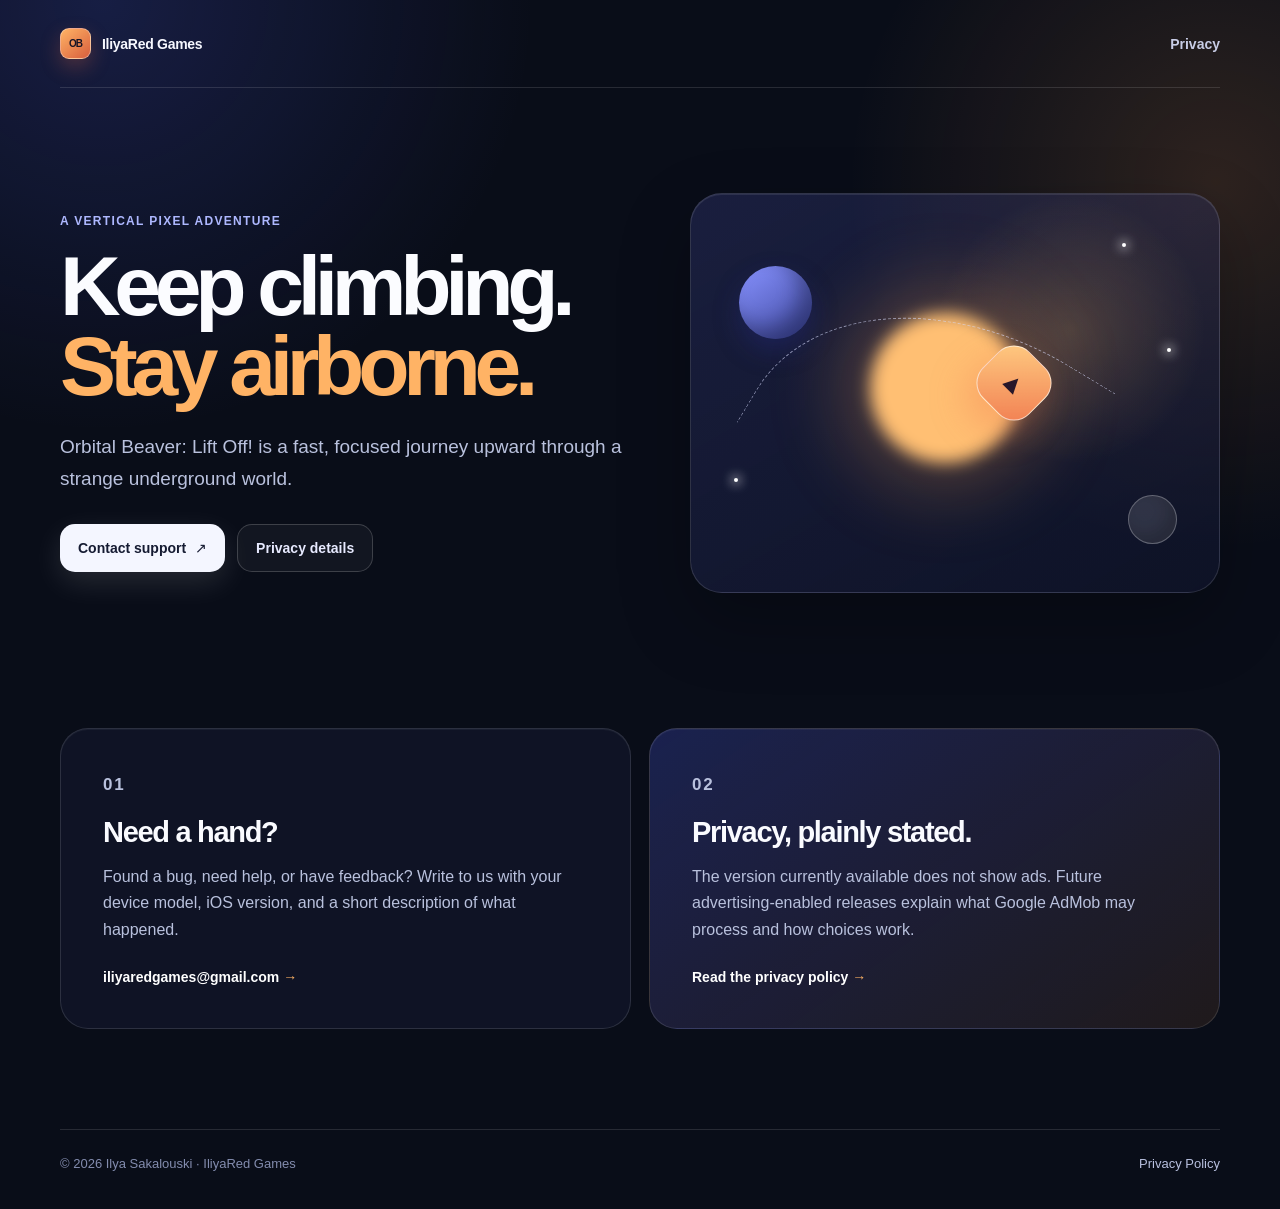
<file: index.html>
<!doctype html>
<html lang="en"><head>
  <meta charset="utf-8"><meta name="viewport" content="width=device-width, initial-scale=1">
  <meta name="description" content="Official support and privacy information for Orbital Beaver: Lift Off!"><meta name="theme-color" content="#090d18">
  <title>Orbital Beaver: Lift Off! — Support</title><link rel="stylesheet" href="styles.css">
</head><body><main class="site-shell">
  <nav class="topbar" aria-label="Primary navigation"><a class="wordmark" href="index.html" aria-label="Orbital Beaver: Lift Off! home"><span class="wordmark-mark" aria-hidden="true">OB</span><span>IliyaRed Games</span></a><a class="nav-link" href="privacy.html">Privacy</a></nav>
  <header class="hero"><div class="hero-copy reveal"><p class="eyebrow">A vertical pixel adventure</p><h1>Keep climbing.<br><span>Stay airborne.</span></h1><p class="lede">Orbital Beaver: Lift Off! is a fast, focused journey upward through a strange underground world.</p><div class="hero-actions"><a class="button button-primary" href="mailto:iliyaredgames@gmail.com">Contact support <span aria-hidden="true">↗</span></a><a class="button button-secondary" href="privacy.html">Privacy details</a></div></div>
    <div class="orbit-art reveal" aria-hidden="true"><div class="glow"></div><div class="orb orb-one"></div><div class="orb orb-two"></div><div class="flight-path"></div><div class="beaver-mark">▲</div><span class="star star-one"></span><span class="star star-two"></span><span class="star star-three"></span></div>
  </header>
  <section class="feature-grid" aria-label="Game information"><article class="feature-card reveal"><p class="card-index">01</p><h2>Need a hand?</h2><p>Found a bug, need help, or have feedback? Write to us with your device model, iOS version, and a short description of what happened.</p><a class="text-link" href="mailto:iliyaredgames@gmail.com">iliyaredgames@gmail.com <span aria-hidden="true">→</span></a></article><article class="feature-card feature-card-accent reveal"><p class="card-index">02</p><h2>Privacy, plainly stated.</h2><p>The version currently available does not show ads. Future advertising-enabled releases explain what Google AdMob may process and how choices work.</p><a class="text-link" href="privacy.html">Read the privacy policy <span aria-hidden="true">→</span></a></article></section>
  <footer class="footer"><p>© 2026 Ilya Sakalouski · IliyaRed Games</p><a href="privacy.html">Privacy Policy</a></footer>
</main></body></html>
</file>
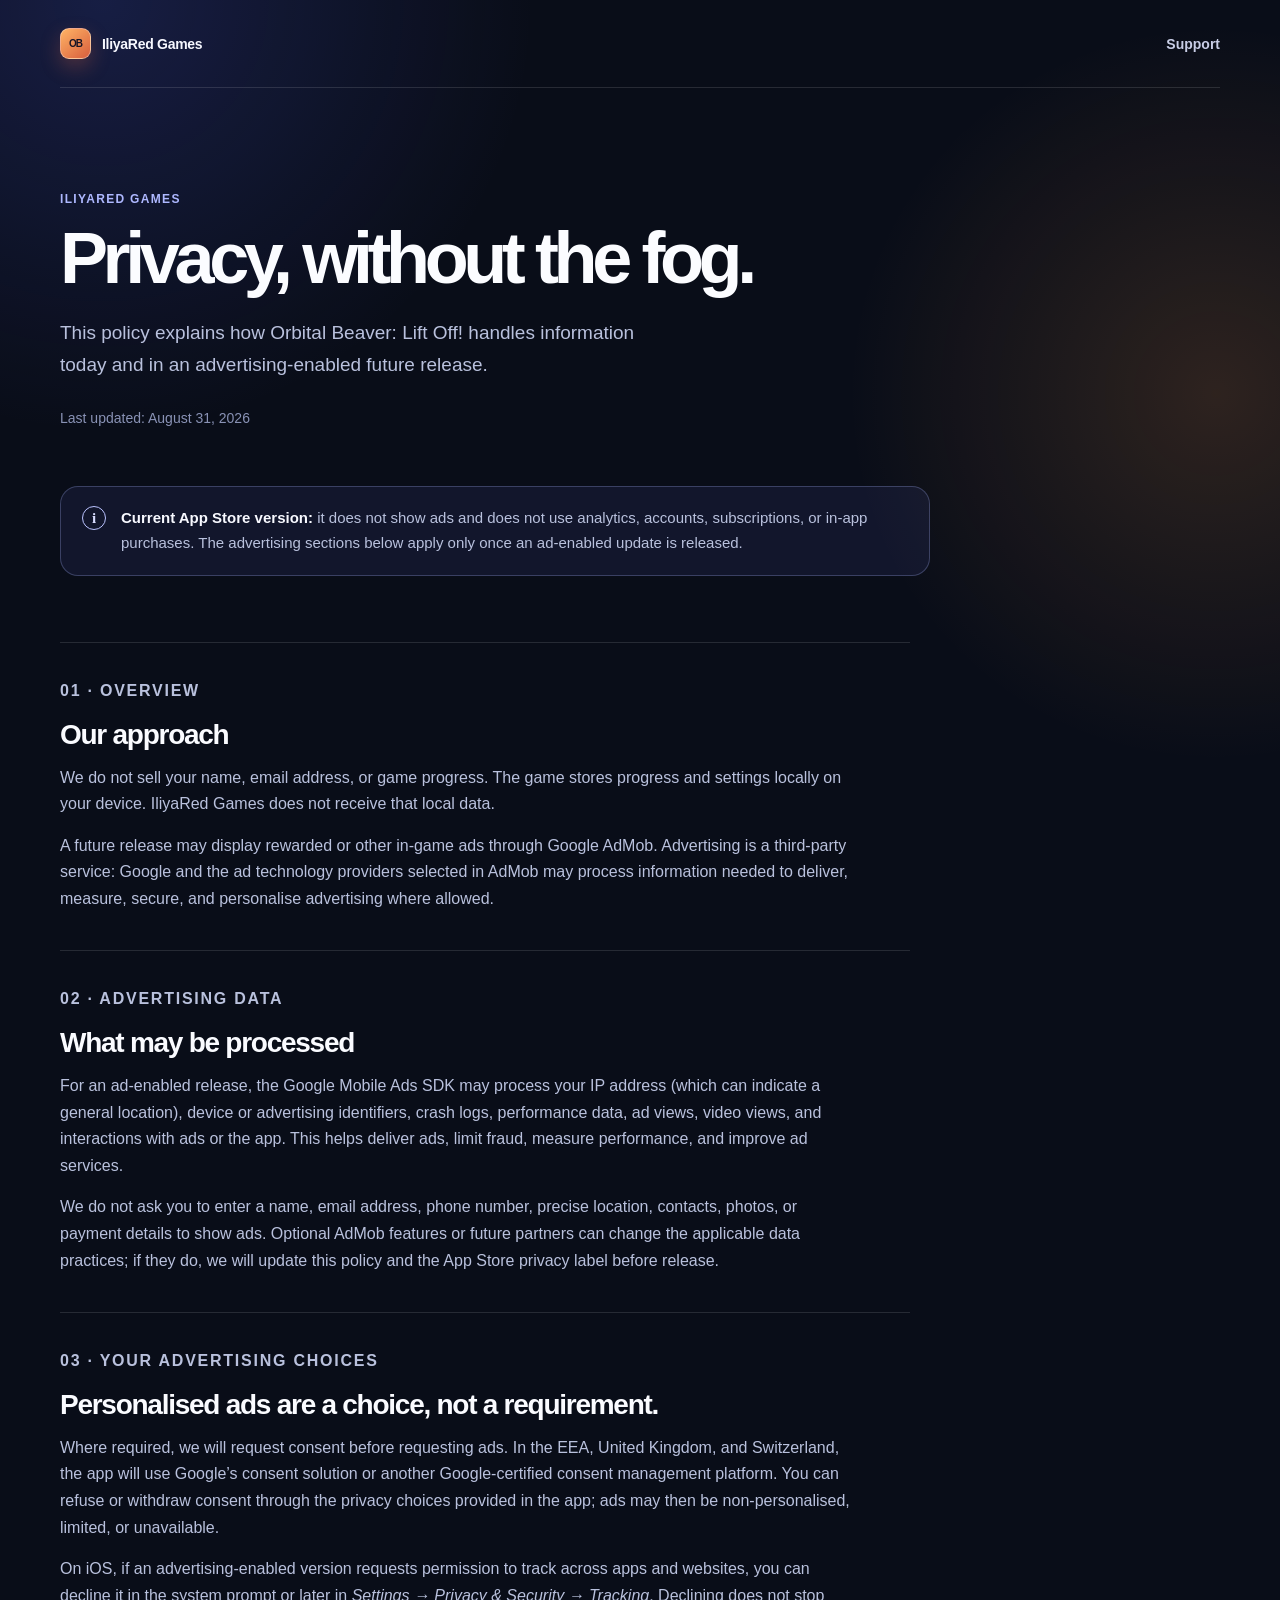
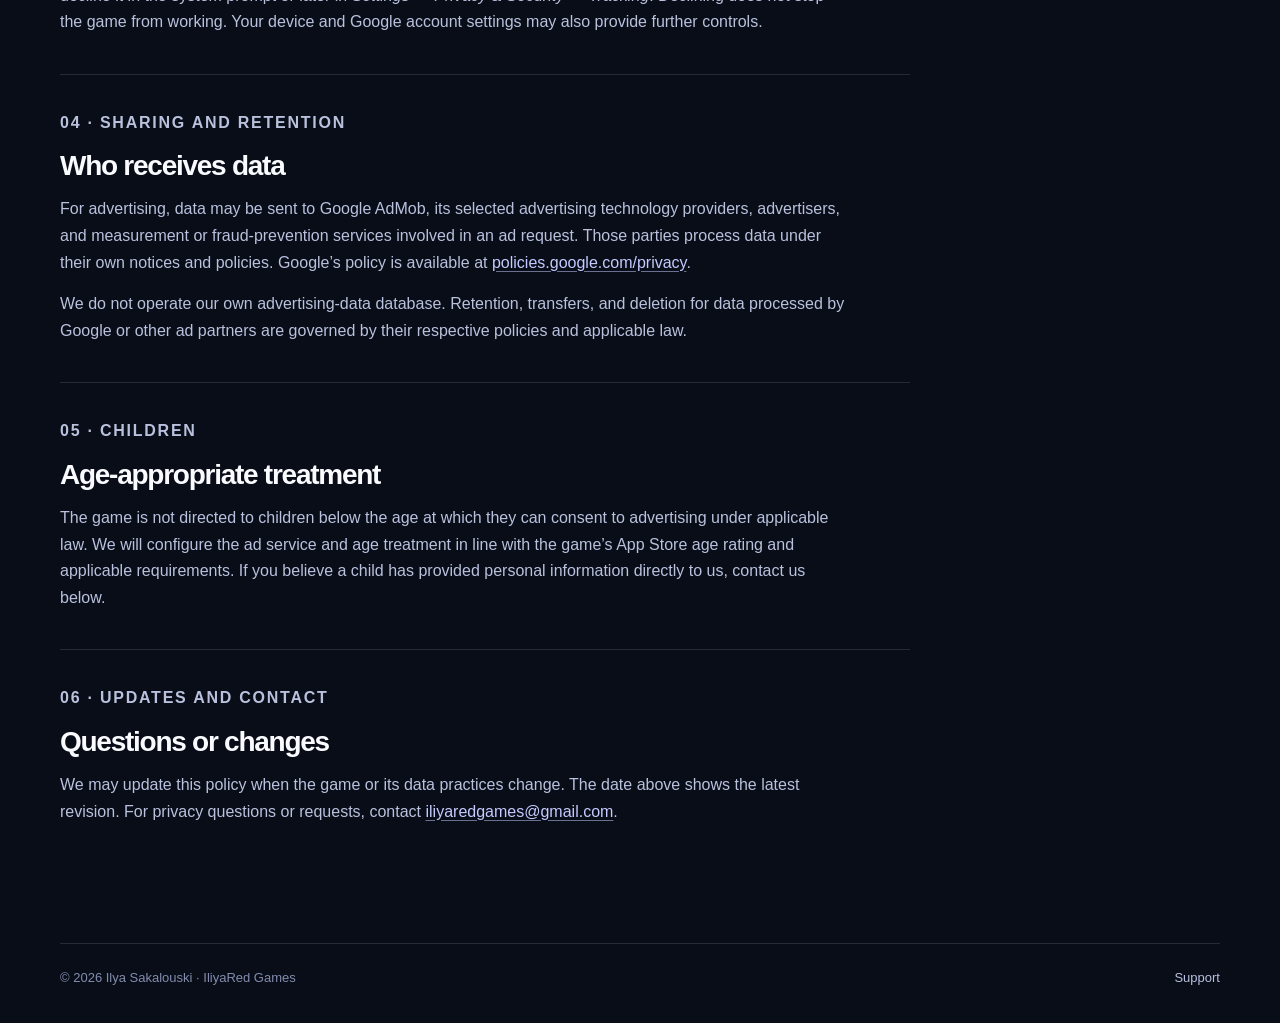
<file: privacy.html>
<!doctype html>
<html lang="en"><head>
  <meta charset="utf-8"><meta name="viewport" content="width=device-width, initial-scale=1">
  <meta name="description" content="Privacy Policy for Orbital Beaver: Lift Off!"><meta name="theme-color" content="#090d18">
  <title>Privacy Policy — Orbital Beaver: Lift Off!</title><link rel="stylesheet" href="styles.css">
</head><body><main class="site-shell">
  <nav class="topbar" aria-label="Primary navigation"><a class="wordmark" href="index.html" aria-label="Orbital Beaver: Lift Off! home"><span class="wordmark-mark" aria-hidden="true">OB</span><span>IliyaRed Games</span></a><a class="nav-link" href="index.html">Support</a></nav>
  <header class="policy-hero reveal"><p class="eyebrow">IliyaRed Games</p><h1>Privacy, without the fog.</h1><p class="lede">This policy explains how Orbital Beaver: Lift Off! handles information today and in an advertising-enabled future release.</p><p class="policy-meta">Last updated: August 31, 2026</p></header>
  <aside class="notice reveal" aria-label="Current version notice"><span class="notice-icon" aria-hidden="true">i</span><p><strong>Current App Store version:</strong> it does not show ads and does not use analytics, accounts, subscriptions, or in-app purchases. The advertising sections below apply only once an ad-enabled update is released.</p></aside>
  <article class="policy-content reveal">
    <section><p class="section-label">01 · Overview</p><h2>Our approach</h2><p>We do not sell your name, email address, or game progress. The game stores progress and settings locally on your device. IliyaRed Games does not receive that local data.</p><p>A future release may display rewarded or other in-game ads through Google AdMob. Advertising is a third-party service: Google and the ad technology providers selected in AdMob may process information needed to deliver, measure, secure, and personalise advertising where allowed.</p></section>
    <section><p class="section-label">02 · Advertising data</p><h2>What may be processed</h2><p>For an ad-enabled release, the Google Mobile Ads SDK may process your IP address (which can indicate a general location), device or advertising identifiers, crash logs, performance data, ad views, video views, and interactions with ads or the app. This helps deliver ads, limit fraud, measure performance, and improve ad services.</p><p>We do not ask you to enter a name, email address, phone number, precise location, contacts, photos, or payment details to show ads. Optional AdMob features or future partners can change the applicable data practices; if they do, we will update this policy and the App Store privacy label before release.</p></section>
    <section><p class="section-label">03 · Your advertising choices</p><h2>Personalised ads are a choice, not a requirement.</h2><p>Where required, we will request consent before requesting ads. In the EEA, United Kingdom, and Switzerland, the app will use Google’s consent solution or another Google-certified consent management platform. You can refuse or withdraw consent through the privacy choices provided in the app; ads may then be non-personalised, limited, or unavailable.</p><p>On iOS, if an advertising-enabled version requests permission to track across apps and websites, you can decline it in the system prompt or later in <em>Settings → Privacy &amp; Security → Tracking</em>. Declining does not stop the game from working. Your device and Google account settings may also provide further controls.</p></section>
    <section><p class="section-label">04 · Sharing and retention</p><h2>Who receives data</h2><p>For advertising, data may be sent to Google AdMob, its selected advertising technology providers, advertisers, and measurement or fraud-prevention services involved in an ad request. Those parties process data under their own notices and policies. Google’s policy is available at <a href="https://policies.google.com/privacy">policies.google.com/privacy</a>.</p><p>We do not operate our own advertising-data database. Retention, transfers, and deletion for data processed by Google or other ad partners are governed by their respective policies and applicable law.</p></section>
    <section><p class="section-label">05 · Children</p><h2>Age-appropriate treatment</h2><p>The game is not directed to children below the age at which they can consent to advertising under applicable law. We will configure the ad service and age treatment in line with the game’s App Store age rating and applicable requirements. If you believe a child has provided personal information directly to us, contact us below.</p></section>
    <section><p class="section-label">06 · Updates and contact</p><h2>Questions or changes</h2><p>We may update this policy when the game or its data practices change. The date above shows the latest revision. For privacy questions or requests, contact <a href="mailto:iliyaredgames@gmail.com">iliyaredgames@gmail.com</a>.</p></section>
  </article>
  <footer class="footer"><p>© 2026 Ilya Sakalouski · IliyaRed Games</p><a href="index.html">Support</a></footer>
</main></body></html>
</file>
<file: styles.css>
:root{color-scheme:dark;font-family:-apple-system,BlinkMacSystemFont,"Segoe UI",Inter,Helvetica,Arial,sans-serif;background:#090d18;color:#f7f8ff;font-synthesis:none}*{box-sizing:border-box}html{scroll-behavior:smooth}body{min-width:320px;margin:0;overflow-x:hidden;background:radial-gradient(circle at 8% 0%,rgba(83,100,255,.19),transparent 27rem),radial-gradient(circle at 95% 15%,rgba(255,159,68,.15),transparent 23rem),#090d18}body::before{position:fixed;inset:0;z-index:-1;content:"";opacity:.38;background-image:radial-gradient(rgba(255,255,255,.38) .7px,transparent .7px);background-size:31px 31px;mask-image:linear-gradient(to bottom,black,transparent 66%);pointer-events:none}a{color:inherit}.site-shell{width:min(100% - 48px,1160px);margin:0 auto}.topbar{display:flex;align-items:center;justify-content:space-between;min-height:88px;border-bottom:1px solid rgba(255,255,255,.12)}.wordmark{display:inline-flex;align-items:center;gap:11px;color:#f7f8ff;font-size:14px;font-weight:700;letter-spacing:-.02em;text-decoration:none}.wordmark-mark{display:grid;width:31px;height:31px;place-items:center;border:1px solid rgba(255,255,255,.38);border-radius:9px;background:linear-gradient(140deg,#ffb365,#d85e3d);color:#171425;font-size:10px;font-weight:900;letter-spacing:-.1em;box-shadow:0 8px 20px rgba(232,107,66,.27)}.nav-link{color:#c8cde6;font-size:14px;font-weight:650;text-decoration:none;transition:color .2s ease}.nav-link:hover,.nav-link:focus-visible{color:#fff}.hero{display:grid;grid-template-columns:minmax(0,1.05fr) minmax(350px,.95fr);align-items:center;min-height:610px;gap:44px}.eyebrow,.section-label,.card-index{margin:0 0 18px;color:#aeb8ff;font-size:12px;font-weight:750;letter-spacing:.11em;text-transform:uppercase}h1,h2,p{margin-top:0}h1{max-width:720px;margin-bottom:24px;color:#fbfcff;font-size:clamp(48px,7vw,84px);font-weight:720;letter-spacing:-.075em;line-height:.96}h1 span{color:#ffb365}h2{margin-bottom:15px;color:#fafbff;font-size:clamp(23px,3vw,29px);letter-spacing:-.045em;line-height:1.08}.lede,.feature-card p,.policy-content p,.notice p{color:#b9c1dd;font-size:17px;line-height:1.66}.lede{max-width:580px;margin-bottom:30px;font-size:19px}.hero-actions{display:flex;flex-wrap:wrap;gap:12px}.button{display:inline-flex;align-items:center;justify-content:center;min-height:48px;padding:0 18px;border-radius:15px;font-size:14px;font-weight:720;text-decoration:none;transition:transform .2s ease,background .2s ease,box-shadow .2s ease}.button:hover{transform:translateY(-2px)}.button-primary{gap:9px;background:#f4f6ff;color:#151b32;box-shadow:0 10px 30px rgba(255,255,255,.12)}.button-primary:hover{box-shadow:0 14px 34px rgba(255,255,255,.2)}.button-secondary{border:1px solid rgba(255,255,255,.18);background:rgba(255,255,255,.04);color:#e7eaff}.button-secondary:hover{background:rgba(255,255,255,.1)}.orbit-art{position:relative;height:400px;overflow:hidden;border:1px solid rgba(255,255,255,.13);border-radius:32px;background:radial-gradient(circle at 72% 34%,rgba(255,189,102,.2),transparent 29%),linear-gradient(150deg,rgba(110,119,255,.17),rgba(18,23,49,.55));box-shadow:inset 0 1px rgba(255,255,255,.09),0 28px 70px rgba(0,0,0,.25)}.glow{position:absolute;top:30%;left:34%;width:150px;height:150px;border-radius:50%;background:#ffbf73;filter:blur(8px);box-shadow:0 0 75px 26px rgba(255,164,75,.28);animation:pulse 5s ease-in-out infinite}.orb{position:absolute;border-radius:50%}.orb-one{top:72px;left:48px;width:73px;height:73px;background:linear-gradient(145deg,#8792ff,#3f489e);box-shadow:inset -12px -11px 20px rgba(5,8,30,.36),0 12px 26px rgba(40,47,141,.35)}.orb-two{right:42px;bottom:48px;width:49px;height:49px;border:1px solid rgba(255,255,255,.25);background:rgba(255,255,255,.13);box-shadow:inset -8px -8px 14px rgba(0,0,0,.16)}.flight-path{position:absolute;top:104px;left:80px;width:310px;height:220px;border:1.5px dashed rgba(218,222,255,.58);border-color:rgba(218,222,255,.58) transparent transparent rgba(218,222,255,.58);border-radius:83% 0 0 0;transform:rotate(31deg)}.beaver-mark{position:absolute;top:156px;left:55%;display:grid;width:66px;height:66px;place-items:center;border:1px solid rgba(255,255,255,.62);border-radius:22px;background:linear-gradient(135deg,#ffce83,#f17c50);color:#28172a;font-size:26px;transform:rotate(45deg);box-shadow:0 18px 35px rgba(241,124,80,.35);animation:float 4.5s ease-in-out infinite}.star{position:absolute;width:4px;height:4px;border-radius:50%;background:#fff;box-shadow:0 0 11px 2px rgba(255,255,255,.75)}.star-one{top:49px;right:93px}.star-two{bottom:110px;left:43px}.star-three{top:154px;right:48px}.feature-grid{display:grid;grid-template-columns:repeat(2,minmax(0,1fr));gap:18px;padding:30px 0 100px}.feature-card{min-height:286px;padding:clamp(25px,4vw,42px);border:1px solid rgba(255,255,255,.12);border-radius:28px;background:rgba(21,26,50,.55);box-shadow:inset 0 1px rgba(255,255,255,.05)}.feature-card-accent{background:linear-gradient(145deg,rgba(83,100,255,.24),rgba(255,159,68,.09))}.feature-card p:not(.card-index){max-width:480px;margin-bottom:25px;font-size:16px}.text-link{color:#fff;font-size:14px;font-weight:720;text-decoration:none}.text-link span{color:#ffb365;transition:transform .2s ease}.text-link:hover span{display:inline-block;transform:translateX(4px)}.policy-hero{max-width:790px;padding:104px 0 42px}.policy-hero h1{font-size:clamp(43px,6.5vw,72px)}.policy-meta{color:#8992b5;font-size:14px}.notice{display:flex;gap:15px;max-width:870px;margin:4px 0 66px;padding:19px 21px;border:1px solid rgba(174,184,255,.26);border-radius:18px;background:rgba(108,123,255,.09)}.notice p{margin:0;font-size:15px}.notice strong{color:#f8f9ff}.notice-icon{flex:0 0 auto;display:grid;width:24px;height:24px;place-items:center;border:1px solid #bbc3ff;border-radius:50%;color:#d9ddff;font-family:Georgia,serif;font-size:15px;font-weight:700}.policy-content{max-width:850px;padding-bottom:80px}.policy-content section{padding:35px 0 38px;border-top:1px solid rgba(255,255,255,.12)}.policy-content h2{font-size:28px}.policy-content p{max-width:790px;margin-bottom:15px;font-size:16px}.policy-content p:last-child{margin-bottom:0}.policy-content a{color:#c4cbff;text-decoration-color:rgba(196,203,255,.52);text-underline-offset:3px}.policy-content a:hover{color:#fff}.footer{display:flex;align-items:center;justify-content:space-between;gap:20px;padding:26px 0 38px;border-top:1px solid rgba(255,255,255,.12);color:#838cae;font-size:13px}.footer p{margin:0}.footer a{color:#b8c0df;text-decoration:none}.footer a:hover{color:#fff}.reveal{animation:reveal .8s cubic-bezier(.2,.8,.2,1) both}.feature-card:nth-child(2){animation-delay:.1s}@keyframes reveal{from{opacity:0;transform:translateY(16px)}to{opacity:1;transform:translateY(0)}}@keyframes float{50%{transform:rotate(45deg) translate(-7px,-10px)}}@keyframes pulse{50%{transform:scale(1.08);opacity:.83}}@media(max-width:760px){.site-shell{width:min(100% - 32px,1160px)}.topbar{min-height:72px}.hero{grid-template-columns:1fr;gap:34px;min-height:auto;padding:76px 0 42px}.orbit-art{height:320px}.feature-grid{grid-template-columns:1fr;padding-bottom:66px}.policy-hero{padding-top:70px}.notice{margin-bottom:44px}.footer{align-items:flex-start;flex-direction:column;gap:8px}}@media(max-width:420px){h1{font-size:46px}.orbit-art{height:280px}.flight-path{transform:scale(.8) rotate(31deg);transform-origin:left top}.beaver-mark{left:57%}.hero-actions{display:grid}.button{width:100%}}@media(prefers-reduced-motion:reduce){*,*::before,*::after{scroll-behavior:auto!important;animation-duration:.01ms!important;animation-iteration-count:1!important;transition-duration:.01ms!important}}
</file>
